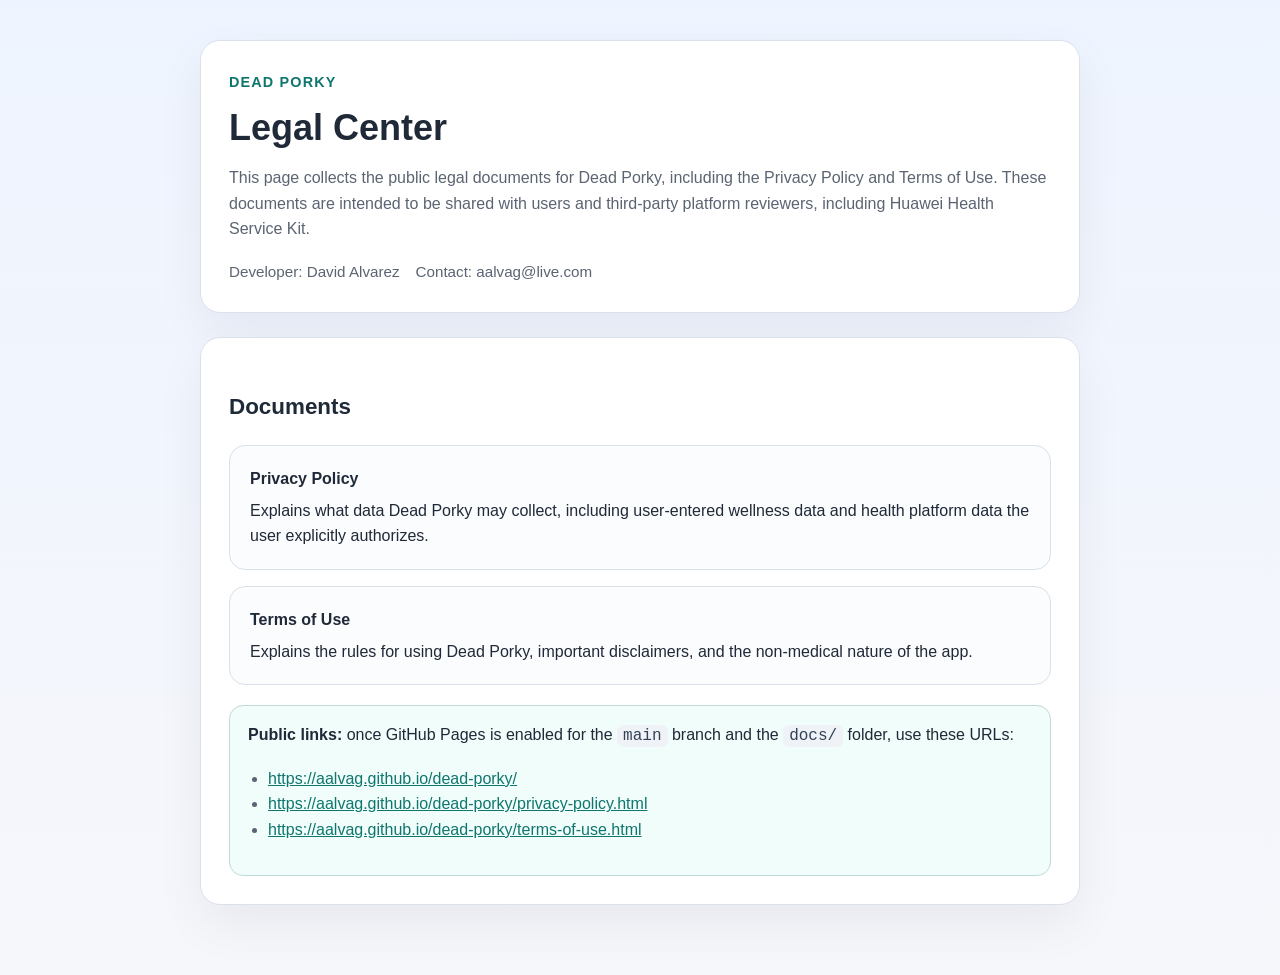
<file: docs/index.html>
<!DOCTYPE html>
<html lang="en">
  <head>
    <meta charset="UTF-8" />
    <meta name="viewport" content="width=device-width, initial-scale=1.0" />
    <title>Dead Porky Legal Center</title>
    <link rel="stylesheet" href="./styles.css" />
  </head>
  <body>
    <main class="wrap">
      <section class="card hero">
        <span class="eyebrow">Dead Porky</span>
        <h1>Legal Center</h1>
        <p>
          This page collects the public legal documents for Dead Porky, including
          the Privacy Policy and Terms of Use. These documents are intended to be
          shared with users and third-party platform reviewers, including Huawei
          Health Service Kit.
        </p>
        <div class="meta">
          <span>Developer: David Alvarez</span>
          <span>Contact: aalvag@live.com</span>
        </div>
      </section>

      <section class="card">
        <h2>Documents</h2>
        <div class="links">
          <a class="link-card" href="./privacy-policy.html">
            <strong>Privacy Policy</strong>
            <span>
              Explains what data Dead Porky may collect, including user-entered
              wellness data and health platform data the user explicitly
              authorizes.
            </span>
          </a>

          <a class="link-card" href="./terms-of-use.html">
            <strong>Terms of Use</strong>
            <span>
              Explains the rules for using Dead Porky, important disclaimers,
              and the non-medical nature of the app.
            </span>
          </a>
        </div>

        <div class="note">
          <strong>Public links:</strong> once GitHub Pages is enabled for the
          <code>main</code> branch and the <code>docs/</code> folder, use these
          URLs:
          <ul>
            <li>
              <a href="https://aalvag.github.io/dead-porky/">
                https://aalvag.github.io/dead-porky/
              </a>
            </li>
            <li>
              <a href="https://aalvag.github.io/dead-porky/privacy-policy.html">
                https://aalvag.github.io/dead-porky/privacy-policy.html
              </a>
            </li>
            <li>
              <a href="https://aalvag.github.io/dead-porky/terms-of-use.html">
                https://aalvag.github.io/dead-porky/terms-of-use.html
              </a>
            </li>
          </ul>
        </div>
      </section>
    </main>
  </body>
  </html>
</file>
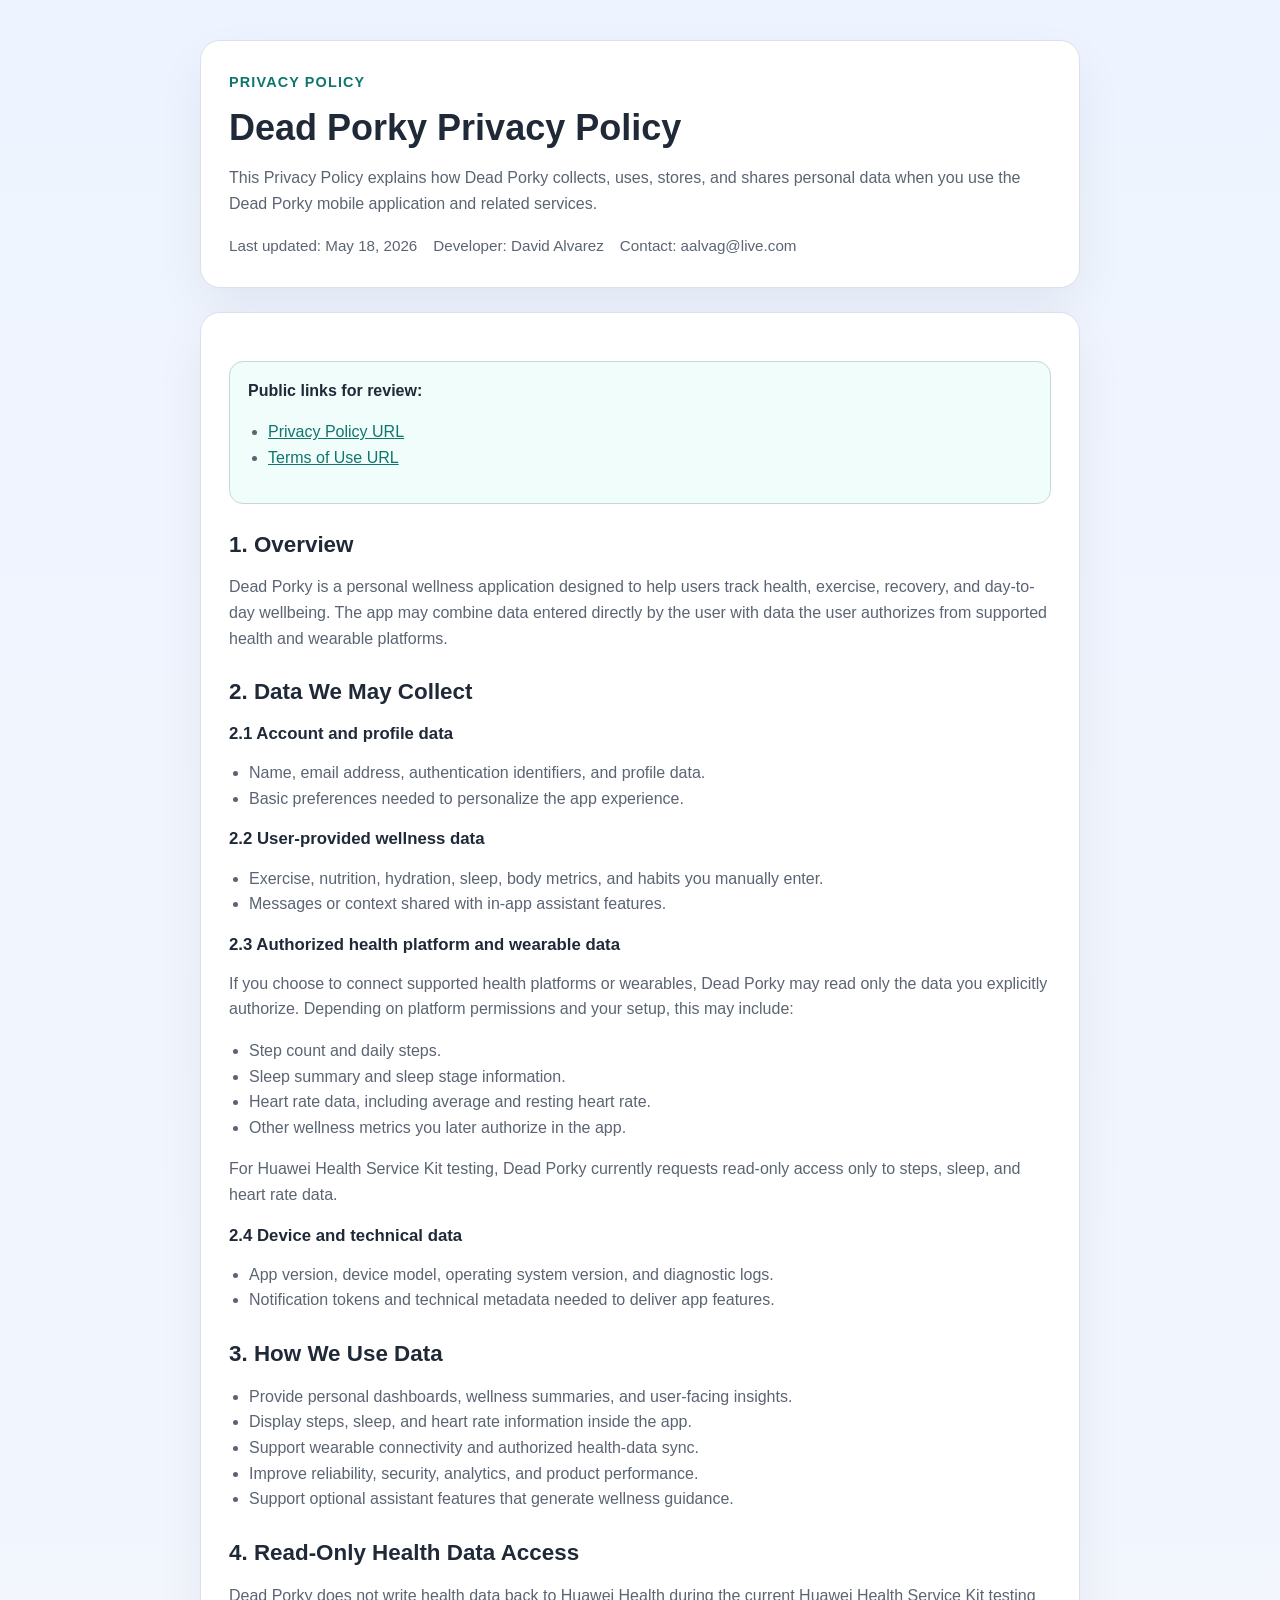
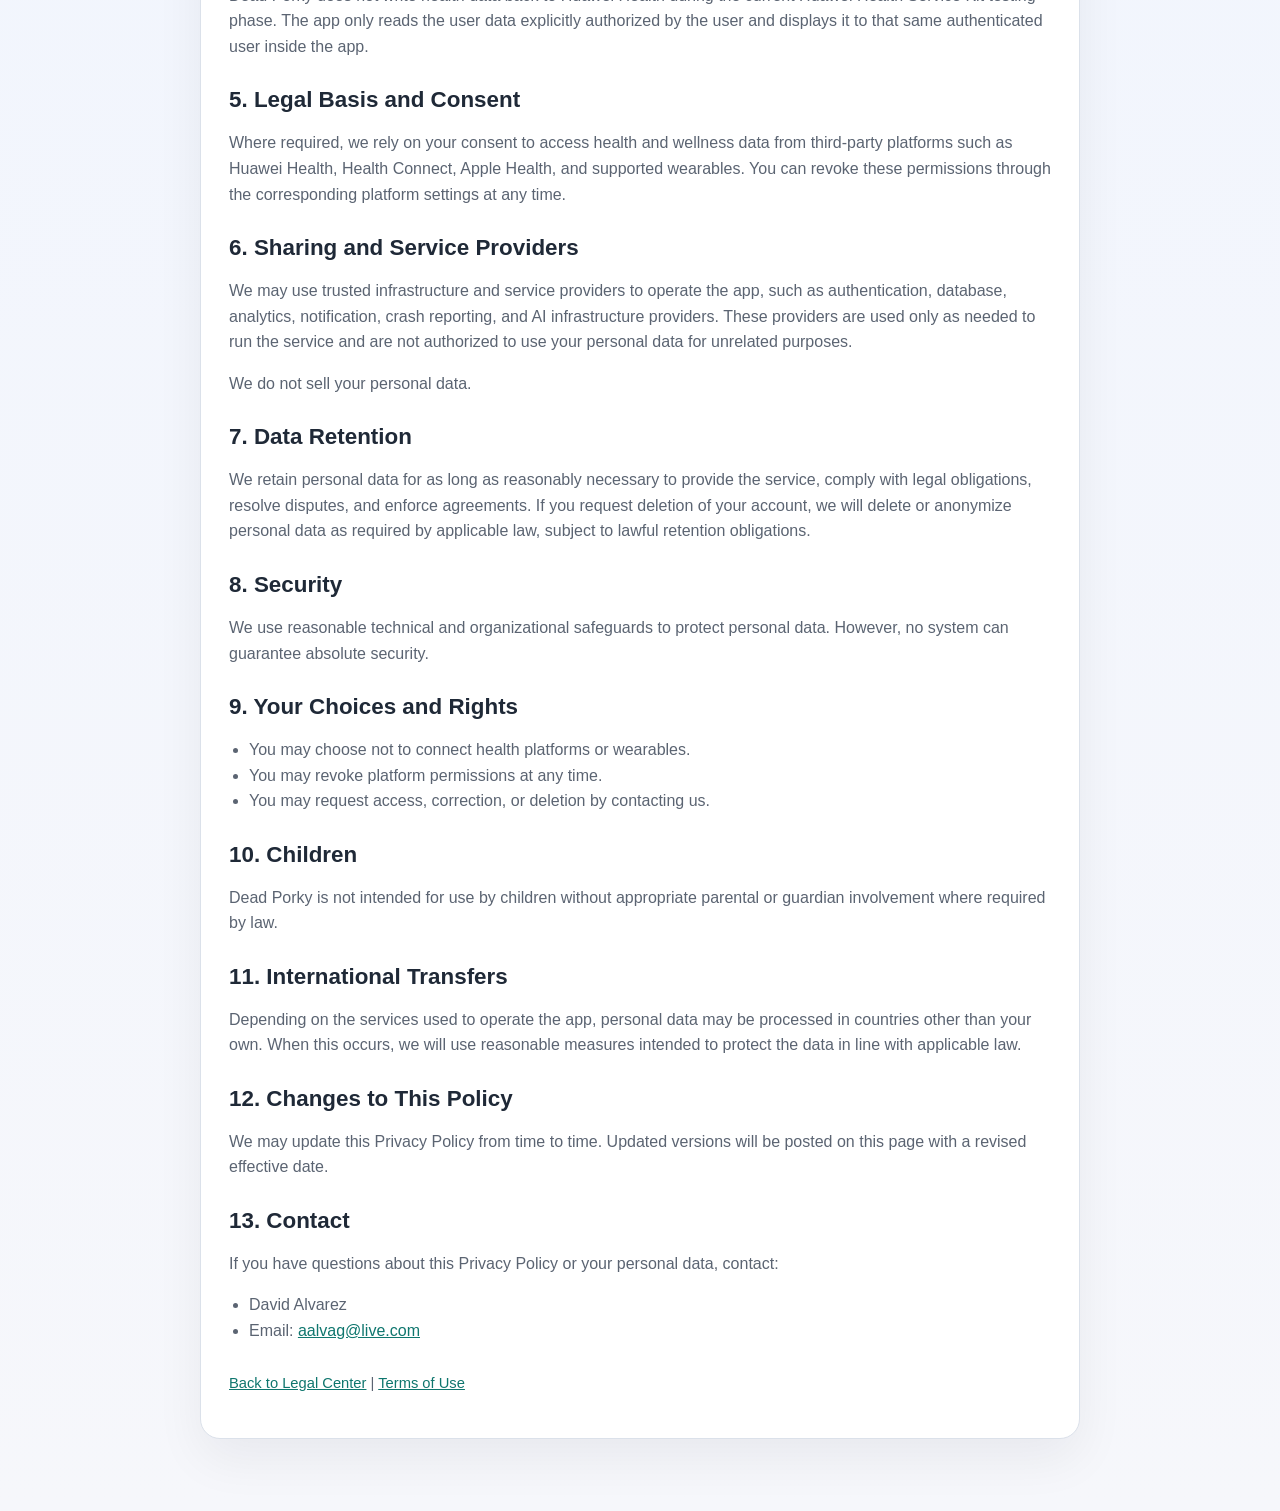
<file: docs/privacy-policy.html>
<!DOCTYPE html>
<html lang="en">
  <head>
    <meta charset="UTF-8" />
    <meta name="viewport" content="width=device-width, initial-scale=1.0" />
    <title>Dead Porky Privacy Policy</title>
    <link rel="stylesheet" href="./styles.css" />
  </head>
  <body>
    <main class="wrap">
      <section class="card hero">
        <span class="eyebrow">Privacy Policy</span>
        <h1>Dead Porky Privacy Policy</h1>
        <p>
          This Privacy Policy explains how Dead Porky collects, uses, stores,
          and shares personal data when you use the Dead Porky mobile
          application and related services.
        </p>
        <div class="meta">
          <span>Last updated: May 18, 2026</span>
          <span>Developer: David Alvarez</span>
          <span>Contact: aalvag@live.com</span>
        </div>
      </section>

      <section class="card">
        <div class="note">
          <strong>Public links for review:</strong>
          <ul>
            <li>
              <a href="https://aalvag.github.io/dead-porky/privacy-policy.html">
                Privacy Policy URL
              </a>
            </li>
            <li>
              <a href="https://aalvag.github.io/dead-porky/terms-of-use.html">
                Terms of Use URL
              </a>
            </li>
          </ul>
        </div>

        <h2>1. Overview</h2>
        <p>
          Dead Porky is a personal wellness application designed to help users
          track health, exercise, recovery, and day-to-day wellbeing. The app
          may combine data entered directly by the user with data the user
          authorizes from supported health and wearable platforms.
        </p>

        <h2>2. Data We May Collect</h2>
        <h3>2.1 Account and profile data</h3>
        <ul>
          <li>Name, email address, authentication identifiers, and profile data.</li>
          <li>Basic preferences needed to personalize the app experience.</li>
        </ul>

        <h3>2.2 User-provided wellness data</h3>
        <ul>
          <li>Exercise, nutrition, hydration, sleep, body metrics, and habits you manually enter.</li>
          <li>Messages or context shared with in-app assistant features.</li>
        </ul>

        <h3>2.3 Authorized health platform and wearable data</h3>
        <p>
          If you choose to connect supported health platforms or wearables,
          Dead Porky may read only the data you explicitly authorize. Depending
          on platform permissions and your setup, this may include:
        </p>
        <ul>
          <li>Step count and daily steps.</li>
          <li>Sleep summary and sleep stage information.</li>
          <li>Heart rate data, including average and resting heart rate.</li>
          <li>Other wellness metrics you later authorize in the app.</li>
        </ul>
        <p>
          For Huawei Health Service Kit testing, Dead Porky currently requests
          read-only access only to steps, sleep, and heart rate data.
        </p>

        <h3>2.4 Device and technical data</h3>
        <ul>
          <li>App version, device model, operating system version, and diagnostic logs.</li>
          <li>Notification tokens and technical metadata needed to deliver app features.</li>
        </ul>

        <h2>3. How We Use Data</h2>
        <ul>
          <li>Provide personal dashboards, wellness summaries, and user-facing insights.</li>
          <li>Display steps, sleep, and heart rate information inside the app.</li>
          <li>Support wearable connectivity and authorized health-data sync.</li>
          <li>Improve reliability, security, analytics, and product performance.</li>
          <li>Support optional assistant features that generate wellness guidance.</li>
        </ul>

        <h2>4. Read-Only Health Data Access</h2>
        <p>
          Dead Porky does not write health data back to Huawei Health during the
          current Huawei Health Service Kit testing phase. The app only reads the
          user data explicitly authorized by the user and displays it to that
          same authenticated user inside the app.
        </p>

        <h2>5. Legal Basis and Consent</h2>
        <p>
          Where required, we rely on your consent to access health and wellness
          data from third-party platforms such as Huawei Health, Health Connect,
          Apple Health, and supported wearables. You can revoke these
          permissions through the corresponding platform settings at any time.
        </p>

        <h2>6. Sharing and Service Providers</h2>
        <p>
          We may use trusted infrastructure and service providers to operate the
          app, such as authentication, database, analytics, notification, crash
          reporting, and AI infrastructure providers. These providers are used
          only as needed to run the service and are not authorized to use your
          personal data for unrelated purposes.
        </p>
        <p>
          We do not sell your personal data.
        </p>

        <h2>7. Data Retention</h2>
        <p>
          We retain personal data for as long as reasonably necessary to provide
          the service, comply with legal obligations, resolve disputes, and
          enforce agreements. If you request deletion of your account, we will
          delete or anonymize personal data as required by applicable law,
          subject to lawful retention obligations.
        </p>

        <h2>8. Security</h2>
        <p>
          We use reasonable technical and organizational safeguards to protect
          personal data. However, no system can guarantee absolute security.
        </p>

        <h2>9. Your Choices and Rights</h2>
        <ul>
          <li>You may choose not to connect health platforms or wearables.</li>
          <li>You may revoke platform permissions at any time.</li>
          <li>You may request access, correction, or deletion by contacting us.</li>
        </ul>

        <h2>10. Children</h2>
        <p>
          Dead Porky is not intended for use by children without appropriate
          parental or guardian involvement where required by law.
        </p>

        <h2>11. International Transfers</h2>
        <p>
          Depending on the services used to operate the app, personal data may
          be processed in countries other than your own. When this occurs, we
          will use reasonable measures intended to protect the data in line with
          applicable law.
        </p>

        <h2>12. Changes to This Policy</h2>
        <p>
          We may update this Privacy Policy from time to time. Updated versions
          will be posted on this page with a revised effective date.
        </p>

        <h2>13. Contact</h2>
        <p>
          If you have questions about this Privacy Policy or your personal data,
          contact:
        </p>
        <ul>
          <li>David Alvarez</li>
          <li>Email: <a href="mailto:aalvag@live.com">aalvag@live.com</a></li>
        </ul>

        <p class="footer">
          <a href="./index.html">Back to Legal Center</a>
          |
          <a href="./terms-of-use.html">Terms of Use</a>
        </p>
      </section>
    </main>
  </body>
  </html>
</file>
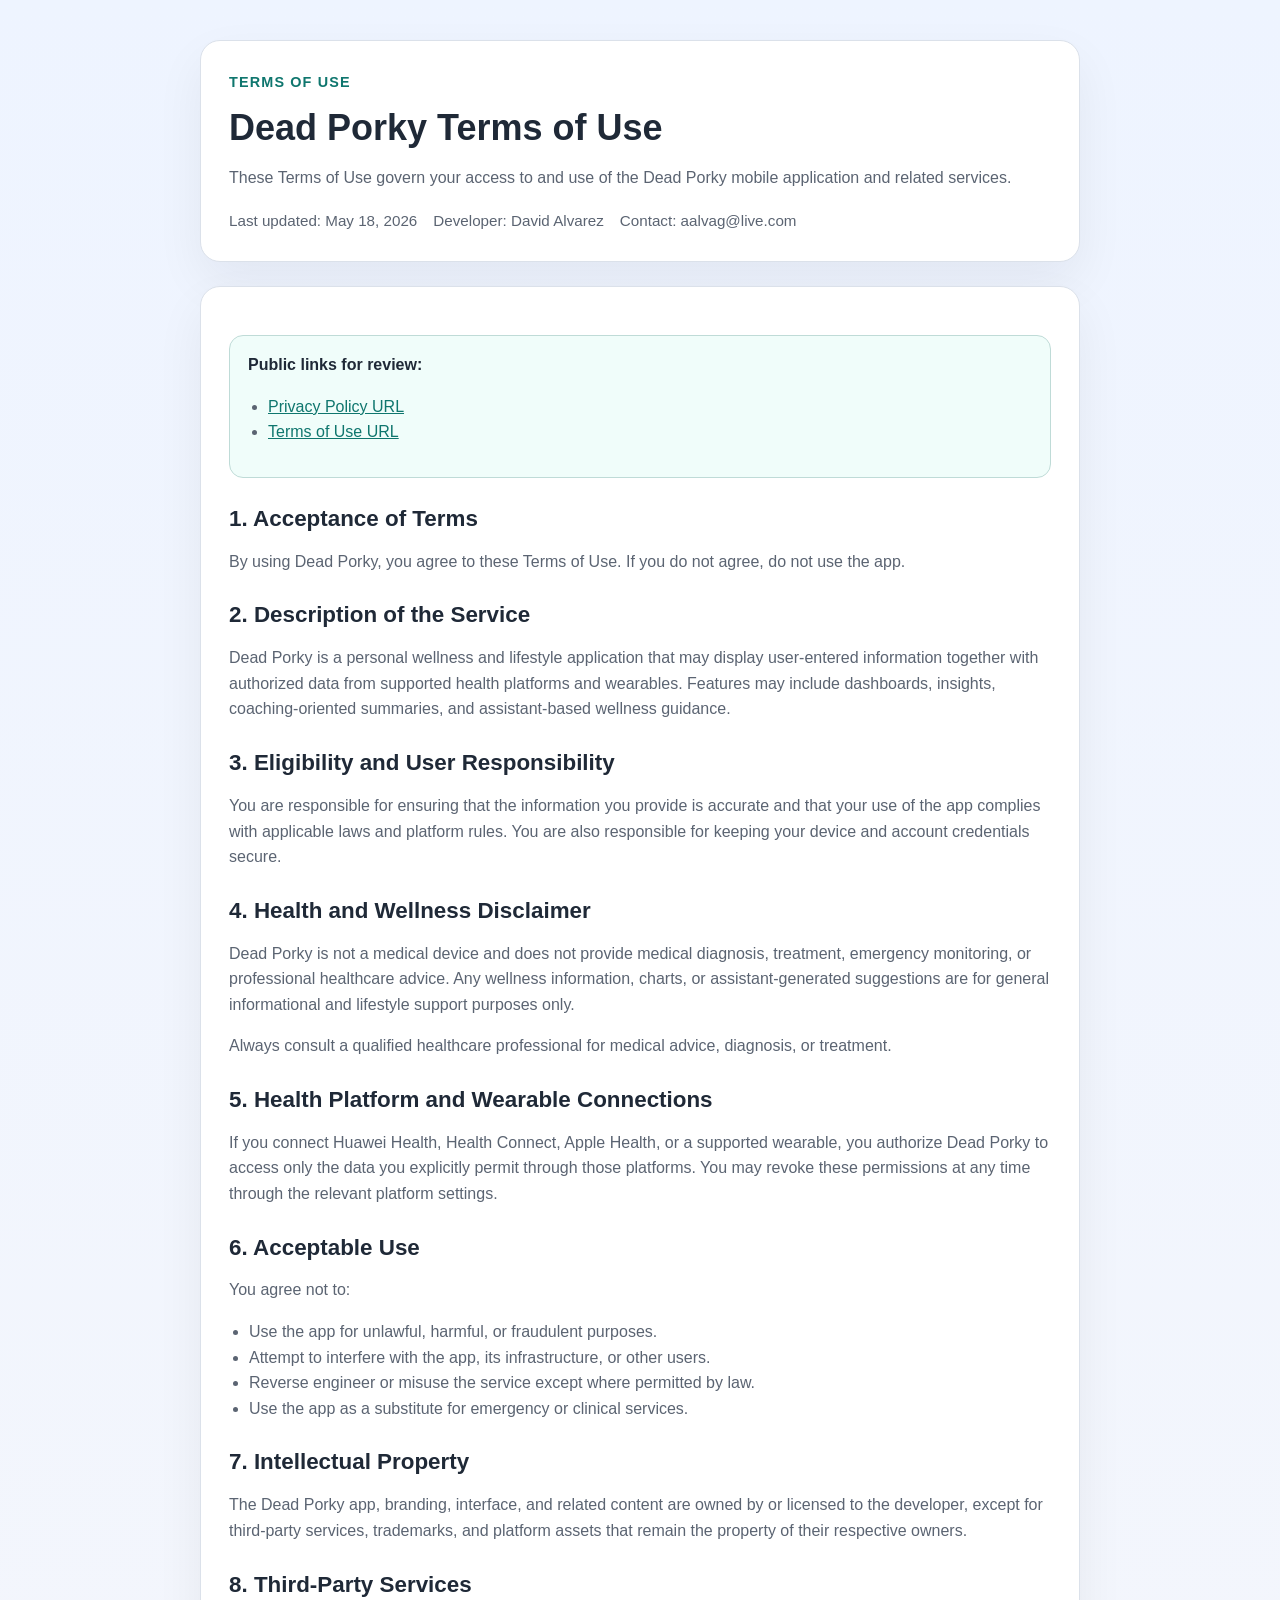
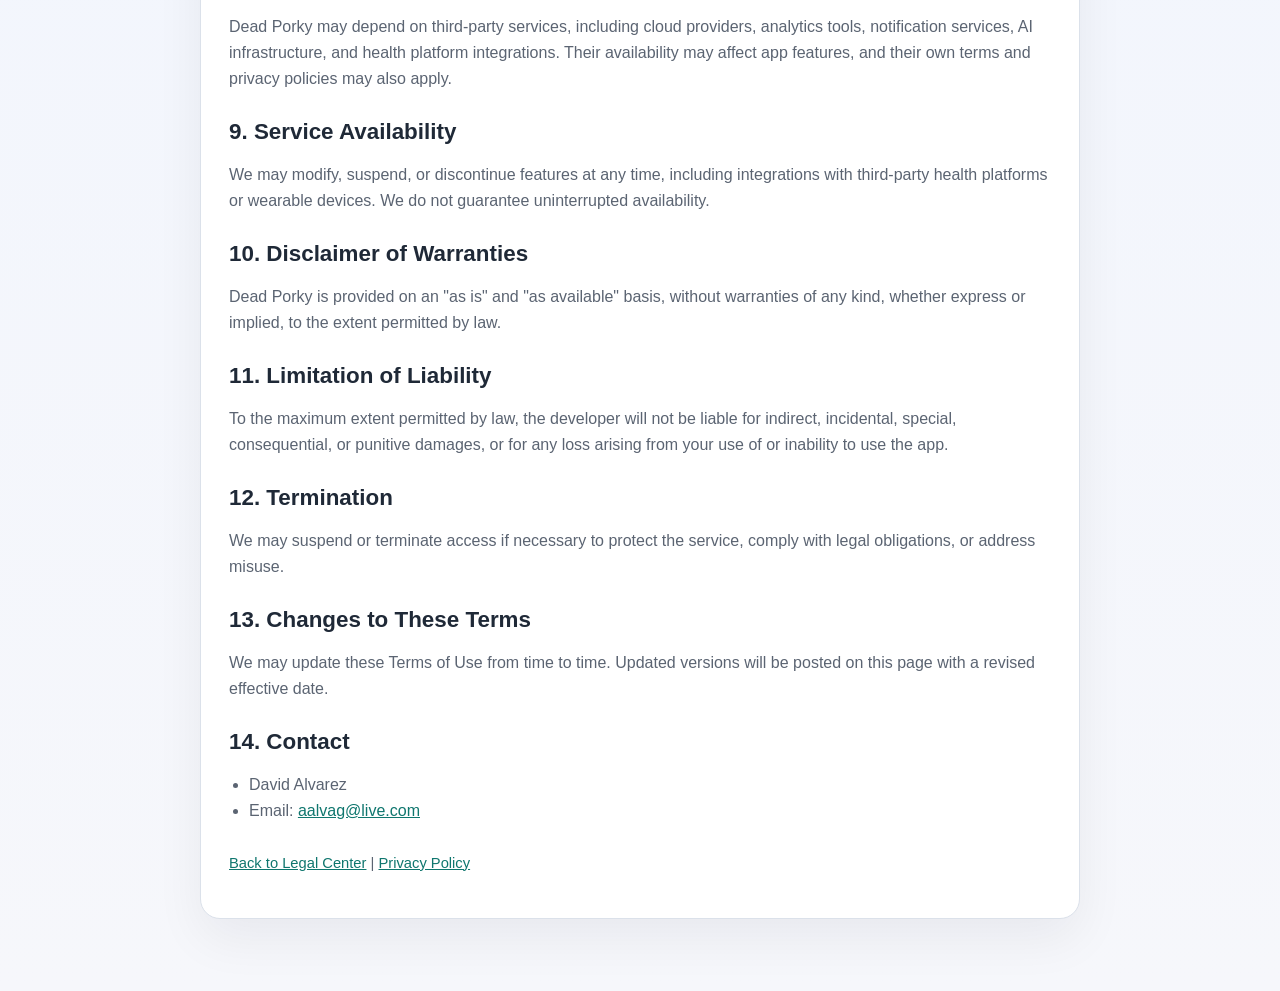
<file: docs/terms-of-use.html>
<!DOCTYPE html>
<html lang="en">
  <head>
    <meta charset="UTF-8" />
    <meta name="viewport" content="width=device-width, initial-scale=1.0" />
    <title>Dead Porky Terms of Use</title>
    <link rel="stylesheet" href="./styles.css" />
  </head>
  <body>
    <main class="wrap">
      <section class="card hero">
        <span class="eyebrow">Terms of Use</span>
        <h1>Dead Porky Terms of Use</h1>
        <p>
          These Terms of Use govern your access to and use of the Dead Porky
          mobile application and related services.
        </p>
        <div class="meta">
          <span>Last updated: May 18, 2026</span>
          <span>Developer: David Alvarez</span>
          <span>Contact: aalvag@live.com</span>
        </div>
      </section>

      <section class="card">
        <div class="note">
          <strong>Public links for review:</strong>
          <ul>
            <li>
              <a href="https://aalvag.github.io/dead-porky/privacy-policy.html">
                Privacy Policy URL
              </a>
            </li>
            <li>
              <a href="https://aalvag.github.io/dead-porky/terms-of-use.html">
                Terms of Use URL
              </a>
            </li>
          </ul>
        </div>

        <h2>1. Acceptance of Terms</h2>
        <p>
          By using Dead Porky, you agree to these Terms of Use. If you do not
          agree, do not use the app.
        </p>

        <h2>2. Description of the Service</h2>
        <p>
          Dead Porky is a personal wellness and lifestyle application that may
          display user-entered information together with authorized data from
          supported health platforms and wearables. Features may include
          dashboards, insights, coaching-oriented summaries, and assistant-based
          wellness guidance.
        </p>

        <h2>3. Eligibility and User Responsibility</h2>
        <p>
          You are responsible for ensuring that the information you provide is
          accurate and that your use of the app complies with applicable laws and
          platform rules. You are also responsible for keeping your device and
          account credentials secure.
        </p>

        <h2>4. Health and Wellness Disclaimer</h2>
        <p>
          Dead Porky is not a medical device and does not provide medical
          diagnosis, treatment, emergency monitoring, or professional healthcare
          advice. Any wellness information, charts, or assistant-generated
          suggestions are for general informational and lifestyle support
          purposes only.
        </p>
        <p>
          Always consult a qualified healthcare professional for medical advice,
          diagnosis, or treatment.
        </p>

        <h2>5. Health Platform and Wearable Connections</h2>
        <p>
          If you connect Huawei Health, Health Connect, Apple Health, or a
          supported wearable, you authorize Dead Porky to access only the data
          you explicitly permit through those platforms. You may revoke these
          permissions at any time through the relevant platform settings.
        </p>

        <h2>6. Acceptable Use</h2>
        <p>You agree not to:</p>
        <ul>
          <li>Use the app for unlawful, harmful, or fraudulent purposes.</li>
          <li>Attempt to interfere with the app, its infrastructure, or other users.</li>
          <li>Reverse engineer or misuse the service except where permitted by law.</li>
          <li>Use the app as a substitute for emergency or clinical services.</li>
        </ul>

        <h2>7. Intellectual Property</h2>
        <p>
          The Dead Porky app, branding, interface, and related content are owned
          by or licensed to the developer, except for third-party services,
          trademarks, and platform assets that remain the property of their
          respective owners.
        </p>

        <h2>8. Third-Party Services</h2>
        <p>
          Dead Porky may depend on third-party services, including cloud
          providers, analytics tools, notification services, AI infrastructure,
          and health platform integrations. Their availability may affect app
          features, and their own terms and privacy policies may also apply.
        </p>

        <h2>9. Service Availability</h2>
        <p>
          We may modify, suspend, or discontinue features at any time, including
          integrations with third-party health platforms or wearable devices.
          We do not guarantee uninterrupted availability.
        </p>

        <h2>10. Disclaimer of Warranties</h2>
        <p>
          Dead Porky is provided on an "as is" and "as available" basis,
          without warranties of any kind, whether express or implied, to the
          extent permitted by law.
        </p>

        <h2>11. Limitation of Liability</h2>
        <p>
          To the maximum extent permitted by law, the developer will not be
          liable for indirect, incidental, special, consequential, or punitive
          damages, or for any loss arising from your use of or inability to use
          the app.
        </p>

        <h2>12. Termination</h2>
        <p>
          We may suspend or terminate access if necessary to protect the service,
          comply with legal obligations, or address misuse.
        </p>

        <h2>13. Changes to These Terms</h2>
        <p>
          We may update these Terms of Use from time to time. Updated versions
          will be posted on this page with a revised effective date.
        </p>

        <h2>14. Contact</h2>
        <ul>
          <li>David Alvarez</li>
          <li>Email: <a href="mailto:aalvag@live.com">aalvag@live.com</a></li>
        </ul>

        <p class="footer">
          <a href="./index.html">Back to Legal Center</a>
          |
          <a href="./privacy-policy.html">Privacy Policy</a>
        </p>
      </section>
    </main>
  </body>
  </html>
</file>
<file: docs/styles.css>
:root {
  color-scheme: light;
  --bg: #f6f7fb;
  --card: #ffffff;
  --text: #1f2937;
  --muted: #5b6472;
  --accent: #0f766e;
  --border: #dbe1ea;
}

* {
  box-sizing: border-box;
}

body {
  margin: 0;
  font-family: -apple-system, BlinkMacSystemFont, "Segoe UI", sans-serif;
  background: linear-gradient(180deg, #eef4ff 0%, var(--bg) 100%);
  color: var(--text);
  line-height: 1.6;
}

.wrap {
  max-width: 920px;
  margin: 0 auto;
  padding: 40px 20px 72px;
}

.card {
  background: var(--card);
  border: 1px solid var(--border);
  border-radius: 20px;
  padding: 28px;
  box-shadow: 0 20px 50px rgba(15, 23, 42, 0.06);
}

.hero {
  margin-bottom: 24px;
}

.eyebrow {
  display: inline-block;
  margin-bottom: 12px;
  color: var(--accent);
  font-size: 0.9rem;
  font-weight: 700;
  letter-spacing: 0.08em;
  text-transform: uppercase;
}

h1,
h2,
h3 {
  line-height: 1.2;
  margin: 0 0 14px;
}

h1 {
  font-size: 2.25rem;
}

h2 {
  font-size: 1.4rem;
  margin-top: 28px;
}

h3 {
  font-size: 1.05rem;
  margin-top: 18px;
}

p,
li {
  color: var(--muted);
}

ul {
  padding-left: 20px;
}

a {
  color: var(--accent);
}

.meta {
  display: flex;
  flex-wrap: wrap;
  gap: 16px;
  margin-top: 18px;
  font-size: 0.95rem;
  color: var(--muted);
}

.links {
  display: grid;
  gap: 16px;
  margin-top: 24px;
}

.link-card {
  display: block;
  text-decoration: none;
  color: inherit;
  background: #fbfcfe;
  border: 1px solid var(--border);
  border-radius: 16px;
  padding: 20px;
}

.link-card:hover {
  border-color: #99c9c4;
  box-shadow: 0 12px 30px rgba(15, 118, 110, 0.08);
}

.link-card strong {
  display: block;
  margin-bottom: 6px;
  color: var(--text);
}

.footer {
  margin-top: 28px;
  font-size: 0.92rem;
  color: var(--muted);
}

.note {
  margin-top: 20px;
  padding: 16px 18px;
  border-radius: 14px;
  background: #f0fdfa;
  border: 1px solid #bfdbd7;
}

code {
  font-family: ui-monospace, SFMono-Regular, Menlo, monospace;
  background: #eff3f8;
  border-radius: 6px;
  padding: 2px 6px;
  color: #334155;
}

@media (max-width: 640px) {
  .wrap {
    padding: 24px 14px 48px;
  }

  .card {
    padding: 22px;
  }

  h1 {
    font-size: 1.9rem;
  }
}
</file>
